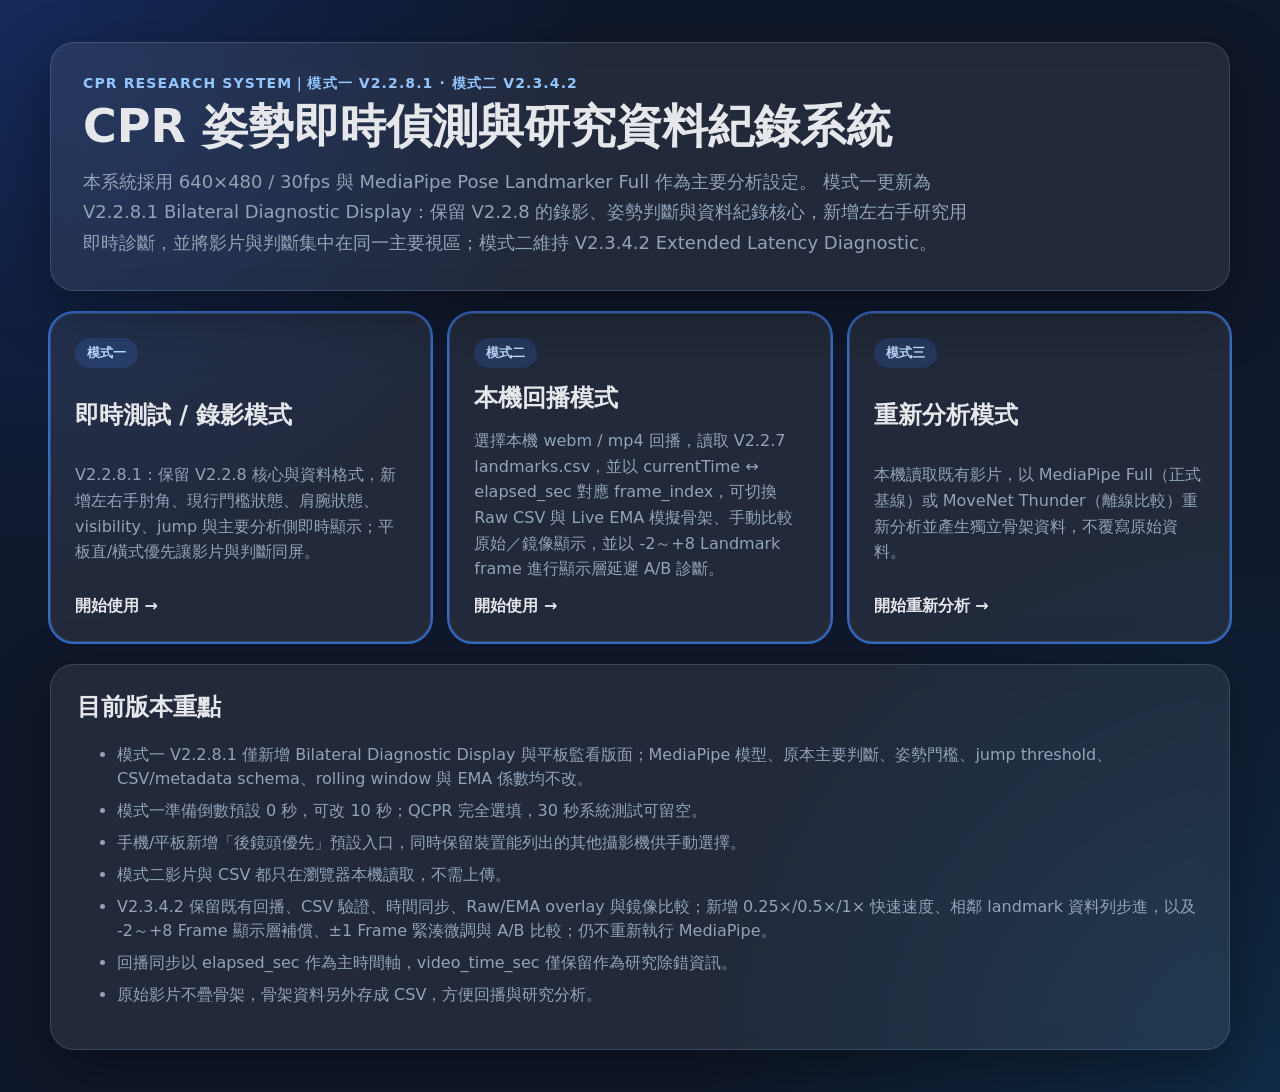
<file: index.html>
<!doctype html>
<html lang="zh-Hant">
<head>
  <meta charset="utf-8" />
  <meta name="viewport" content="width=device-width, initial-scale=1" />
  <title>CPR Research System｜模式一 V2.2.8.1 / 模式二 V2.3.4.2</title>
  <link rel="stylesheet" href="style.css?v=20260829-v2281" />
</head>
<body>
  <main class="home-shell">
    <section class="hero-card">
      <p class="eyebrow">CPR Research System｜模式一 V2.2.8.1 · 模式二 V2.3.4.2</p>
      <h1>CPR 姿勢即時偵測與研究資料紀錄系統</h1>
      <p class="hero-text">
        本系統採用 640×480 / 30fps 與 MediaPipe Pose Landmarker Full 作為主要分析設定。
        模式一更新為 V2.2.8.1 Bilateral Diagnostic Display：保留 V2.2.8 的錄影、姿勢判斷與資料紀錄核心，新增左右手研究用即時診斷，並將影片與判斷集中在同一主要視區；模式二維持 V2.3.4.2 Extended Latency Diagnostic。
      </p>
    </section>

    <section class="mode-grid" aria-label="系統模式選擇">
      <a class="mode-card active" href="live.html">
        <span class="mode-badge">模式一</span>
        <h2>即時測試 / 錄影模式</h2>
        <p>V2.2.8.1：保留 V2.2.8 核心與資料格式，新增左右手肘角、現行門檻狀態、肩腕狀態、visibility、jump 與主要分析側即時顯示；平板直/橫式優先讓影片與判斷同屏。</p>
        <strong>開始使用 →</strong>
      </a>

      <a class="mode-card active" href="replay.html">
        <span class="mode-badge">模式二</span>
        <h2>本機回播模式</h2>
        <p>選擇本機 webm / mp4 回播，讀取 V2.2.7 landmarks.csv，並以 currentTime ↔ elapsed_sec 對應 frame_index，可切換 Raw CSV 與 Live EMA 模擬骨架、手動比較原始／鏡像顯示，並以 -2～+8 Landmark frame 進行顯示層延遲 A/B 診斷。</p>
        <strong>開始使用 →</strong>
      </a>

      <a class="mode-card active" href="analyze.html">
        <span class="mode-badge">模式三</span>
        <h2>重新分析模式</h2>
        <p>本機讀取既有影片，以 MediaPipe Full（正式基線）或 MoveNet Thunder（離線比較）重新分析並產生獨立骨架資料，不覆寫原始資料。</p>
        <strong>開始重新分析 →</strong>
      </a>
    </section>

    <section class="note-card">
      <h2>目前版本重點</h2>
      <ul>
        <li>模式一 V2.2.8.1 僅新增 Bilateral Diagnostic Display 與平板監看版面；MediaPipe 模型、原本主要判斷、姿勢門檻、jump threshold、CSV/metadata schema、rolling window 與 EMA 係數均不改。</li>
        <li>模式一準備倒數預設 0 秒，可改 10 秒；QCPR 完全選填，30 秒系統測試可留空。</li>
        <li>手機/平板新增「後鏡頭優先」預設入口，同時保留裝置能列出的其他攝影機供手動選擇。</li>
        <li>模式二影片與 CSV 都只在瀏覽器本機讀取，不需上傳。</li>
        <li>V2.3.4.2 保留既有回播、CSV 驗證、時間同步、Raw/EMA overlay 與鏡像比較；新增 0.25×/0.5×/1× 快速速度、相鄰 landmark 資料列步進，以及 -2～+8 Frame 顯示層補償、±1 Frame 緊湊微調與 A/B 比較；仍不重新執行 MediaPipe。</li>
        <li>回播同步以 elapsed_sec 作為主時間軸，video_time_sec 僅保留作為研究除錯資訊。</li>
        <li>原始影片不疊骨架，骨架資料另外存成 CSV，方便回播與研究分析。</li>
      </ul>
    </section>
  </main>
</body>
</html>
</file>
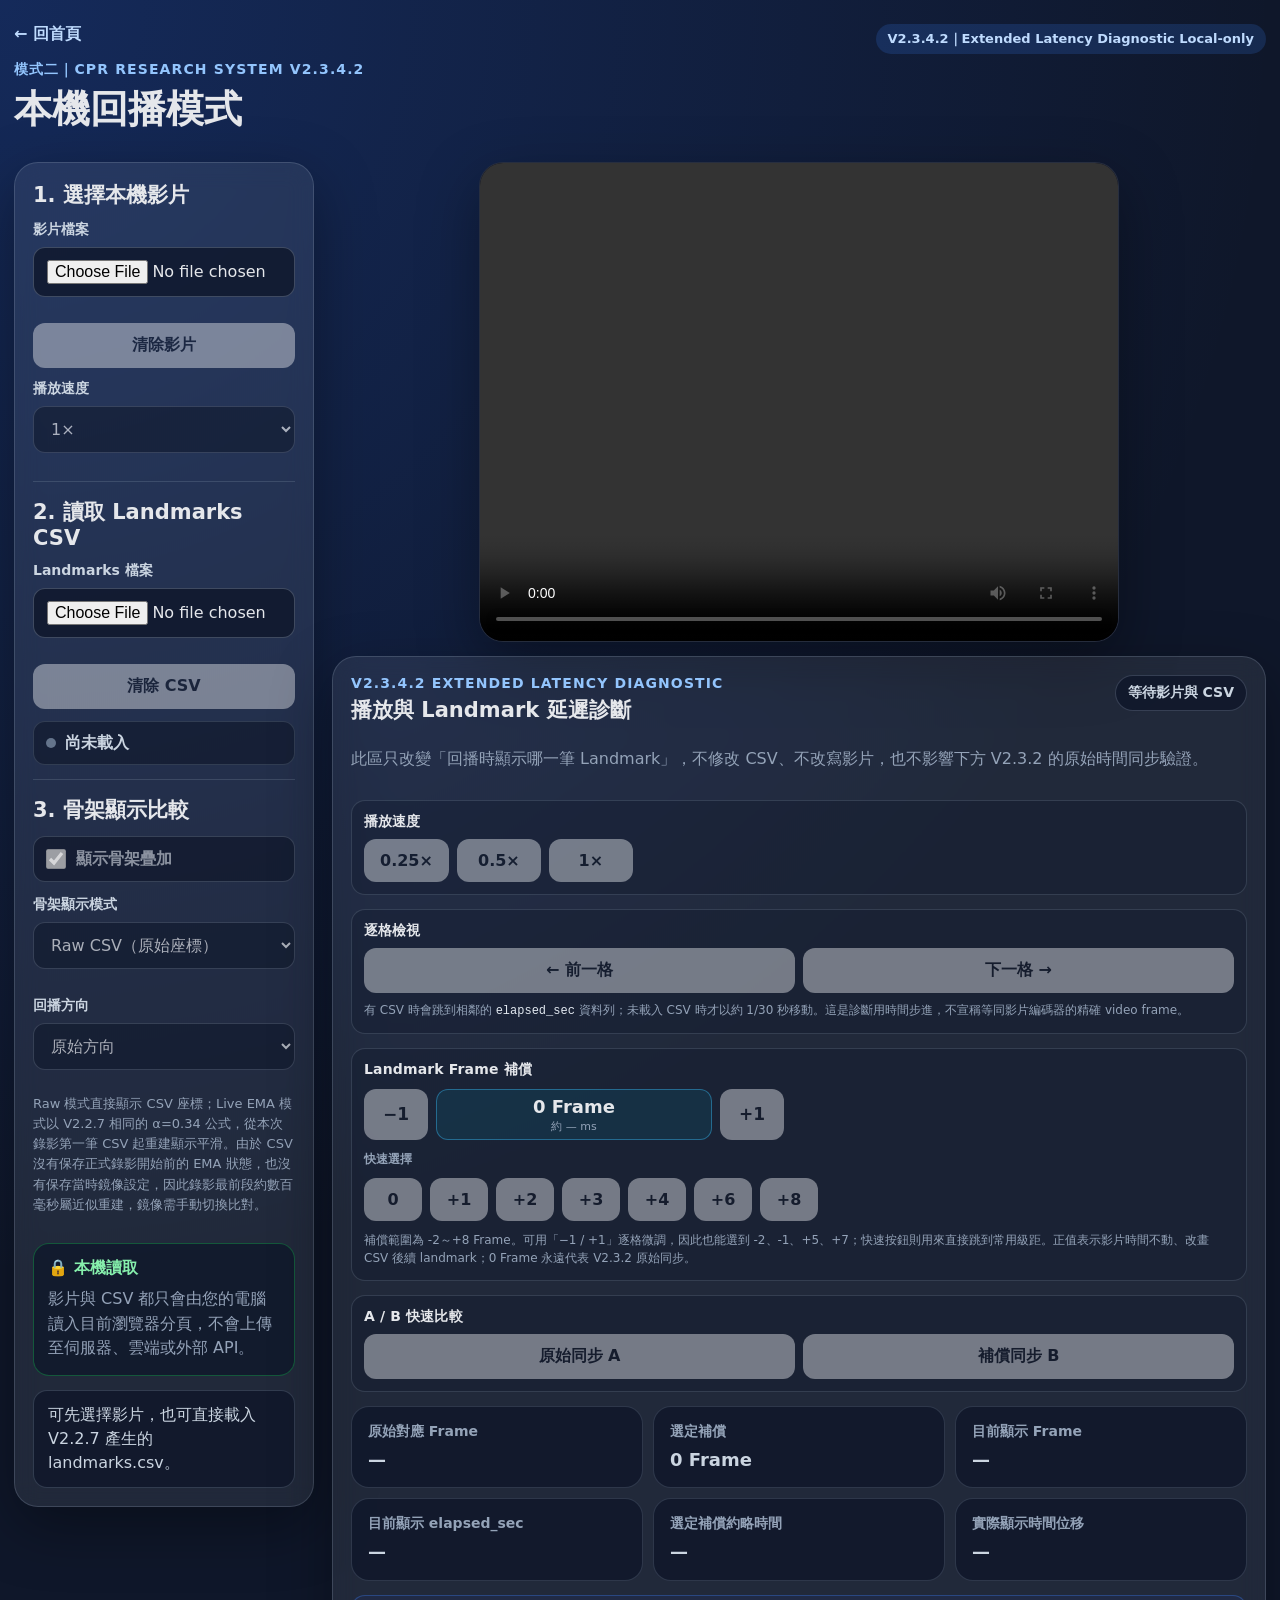
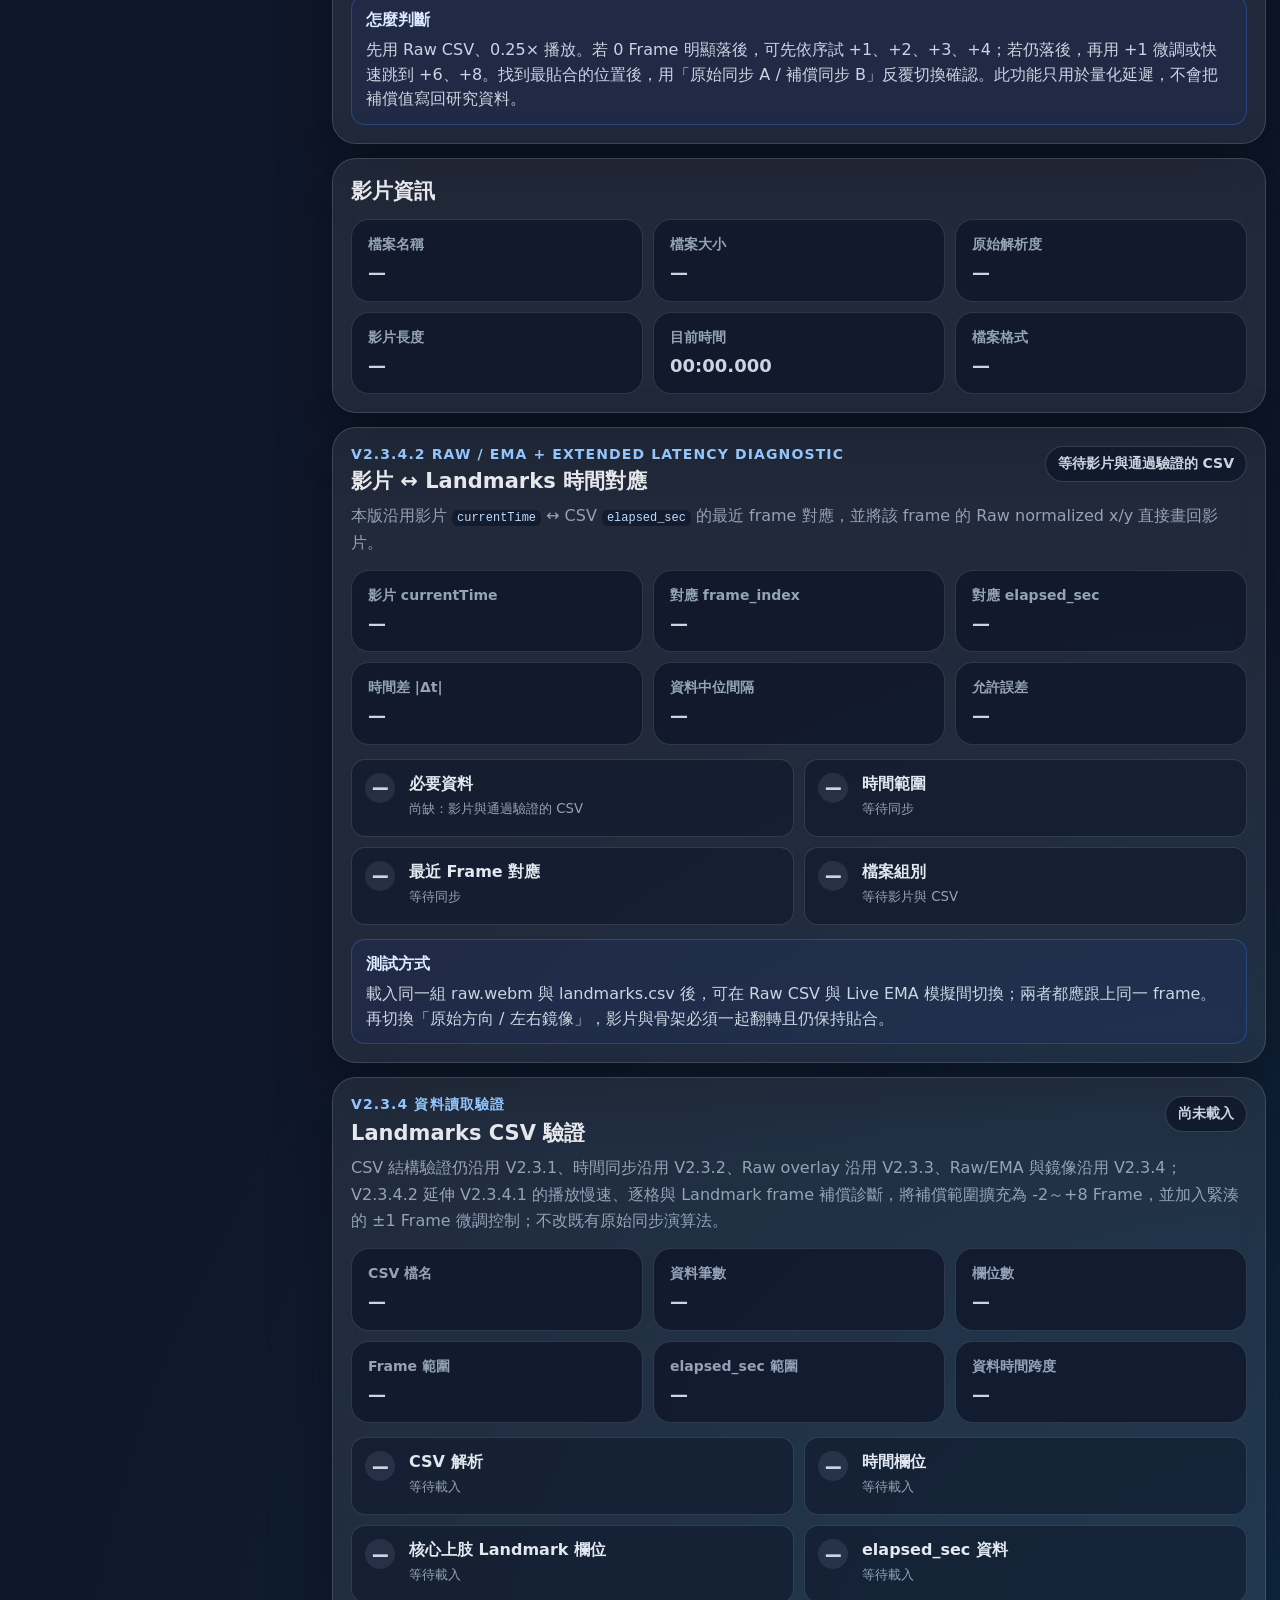
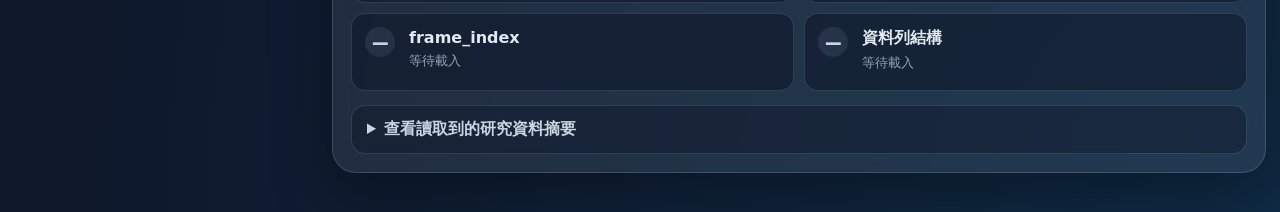
<file: replay.html>
<!doctype html>
<html lang="zh-Hant">
<head>
  <meta charset="utf-8" />
  <meta name="viewport" content="width=device-width, initial-scale=1" />
  <title>本機回播模式｜CPR Research System V2.3.4.2</title>
  <link rel="stylesheet" href="style.css?v=20260829-v2342" />
</head>
<body>
  <main class="app-shell replay-shell">
    <header class="topbar">
      <div>
        <a class="back-link" href="index.html">← 回首頁</a>
        <p class="eyebrow">模式二｜CPR Research System V2.3.4.2</p>
        <h1>本機回播模式</h1>
      </div>
      <div class="version-pill">V2.3.4.2｜Extended Latency Diagnostic Local-only</div>
    </header>

    <section class="replay-layout">
      <aside class="panel replay-control-panel">
        <section class="replay-input-section">
          <h2>1. 選擇本機影片</h2>

          <label class="field">
            <span>影片檔案</span>
            <input id="videoFileInput" type="file" accept="video/webm,video/mp4,.webm,.mp4" />
          </label>

          <div class="control-row replay-button-row">
            <button id="clearVideoBtn" class="secondary-btn" type="button" disabled>清除影片</button>
          </div>

          <label class="field">
            <span>播放速度</span>
            <select id="playbackRateSelect" disabled>
              <option value="0.25">0.25×</option>
              <option value="0.5">0.5×</option>
              <option value="0.75">0.75×</option>
              <option value="1" selected>1×</option>
              <option value="1.25">1.25×</option>
              <option value="1.5">1.5×</option>
              <option value="2">2×</option>
            </select>
          </label>
        </section>

        <section class="replay-input-section replay-landmark-input-section">
          <h2>2. 讀取 Landmarks CSV</h2>

          <label class="field">
            <span>Landmarks 檔案</span>
            <input id="landmarksFileInput" type="file" accept="text/csv,.csv" />
          </label>

          <div class="control-row replay-button-row">
            <button id="clearLandmarksBtn" class="secondary-btn" type="button" disabled>清除 CSV</button>
          </div>

          <div class="csv-mini-status" id="csvMiniStatus" data-state="idle">
            <span class="csv-status-dot" aria-hidden="true"></span>
            <strong id="csvMiniStatusText">尚未載入 CSV</strong>
          </div>
        </section>

        <section class="replay-input-section replay-skeleton-input-section">
          <h2>3. 骨架顯示比較</h2>
          <label class="replay-toggle-row" for="showSkeletonToggle">
            <input id="showSkeletonToggle" type="checkbox" checked disabled />
            <span>顯示骨架疊加</span>
          </label>

          <label class="field">
            <span>骨架顯示模式</span>
            <select id="skeletonDisplayMode" disabled>
              <option value="raw">Raw CSV（原始座標）</option>
              <option value="ema">Live EMA 模擬（α = 0.34）</option>
            </select>
          </label>

          <label class="field">
            <span>回播方向</span>
            <select id="replayMirrorSelect" disabled>
              <option value="off">原始方向</option>
              <option value="on">左右鏡像（模擬現場顯示）</option>
            </select>
          </label>

          <p class="replay-helper-text">Raw 模式直接顯示 CSV 座標；Live EMA 模式以 V2.2.7 相同的 α=0.34 公式，從本次錄影第一筆 CSV 起重建顯示平滑。由於 CSV 沒有保存正式錄影開始前的 EMA 狀態，也沒有保存當時鏡像設定，因此錄影最前段約數百毫秒屬近似重建，鏡像需手動切換比對。</p>
        </section>

        <div class="info-box local-only-box">
          <strong>🔒 本機讀取</strong>
          <p>影片與 CSV 都只會由您的電腦讀入目前瀏覽器分頁，不會上傳至伺服器、雲端或外部 API。</p>
        </div>

        <div class="status-line" id="replayMessage" role="status" aria-live="polite">
          可先選擇影片，也可直接載入 V2.2.7 產生的 landmarks.csv。
        </div>
      </aside>

      <section class="replay-main-column">
        <div class="replay-video-stage" aria-label="本機影片回播區">
          <div class="video-card replay-video-card" id="replayVideoCard">
            <video id="replayVideo" controls playsinline preload="metadata"></video>
            <canvas id="replaySkeletonCanvas" class="replay-skeleton-canvas" aria-hidden="true"></canvas>
            <div class="replay-skeleton-badge" id="replaySkeletonBadge" data-state="idle" hidden>等待影片與 CSV</div>
            <div class="replay-empty-state" id="replayEmptyState">
              <strong>尚未載入影片</strong>
              <span>選擇本機 webm 或 mp4 後，即可在此回播。</span>
            </div>
          </div>
        </div>

        <section class="panel replay-info-panel replay-latency-panel" aria-label="播放與延遲診斷">
          <div class="validation-heading-row">
            <div>
              <p class="eyebrow">V2.3.4.2 Extended Latency Diagnostic</p>
              <h2>播放與 Landmark 延遲診斷</h2>
            </div>
            <div class="validation-badge" id="latencyDiagnosticBadge" data-state="idle">等待影片與 CSV</div>
          </div>

          <p class="validation-explain">
            此區只改變「回播時顯示哪一筆 Landmark」，不修改 CSV、不改寫影片，也不影響下方 V2.3.2 的原始時間同步驗證。
          </p>

          <div class="latency-control-block">
            <div class="latency-control-label">播放速度</div>
            <div class="latency-button-row" aria-label="快速播放速度">
              <button class="secondary-btn latency-rate-btn" type="button" data-latency-rate="0.25" disabled>0.25×</button>
              <button class="secondary-btn latency-rate-btn" type="button" data-latency-rate="0.5" disabled>0.5×</button>
              <button class="secondary-btn latency-rate-btn" type="button" data-latency-rate="1" disabled>1×</button>
            </div>
          </div>

          <div class="latency-control-block">
            <div class="latency-control-label">逐格檢視</div>
            <div class="latency-button-row latency-step-row">
              <button id="latencyStepBackBtn" class="secondary-btn" type="button" disabled>← 前一格</button>
              <button id="latencyStepForwardBtn" class="secondary-btn" type="button" disabled>下一格 →</button>
            </div>
            <p class="latency-mini-note">有 CSV 時會跳到相鄰的 <code>elapsed_sec</code> 資料列；未載入 CSV 時才以約 1/30 秒移動。這是診斷用時間步進，不宣稱等同影片編碼器的精確 video frame。</p>
          </div>

          <div class="latency-control-block latency-offset-control-block">
            <div class="latency-control-label">Landmark Frame 補償</div>

            <div class="latency-offset-stepper" aria-label="Landmark frame 微調">
              <button id="latencyOffsetDecreaseBtn" class="secondary-btn latency-offset-step-btn" type="button" disabled aria-label="減少一個 Landmark Frame">−1</button>
              <div class="latency-offset-current" aria-live="polite">
                <strong id="latencyOffsetCurrentValue">0 Frame</strong>
                <span id="latencyOffsetCurrentMs">約 0 ms</span>
              </div>
              <button id="latencyOffsetIncreaseBtn" class="secondary-btn latency-offset-step-btn" type="button" disabled aria-label="增加一個 Landmark Frame">+1</button>
            </div>

            <div class="latency-quick-label">快速選擇</div>
            <div class="latency-button-row latency-offset-row" aria-label="Landmark frame 快速補償">
              <button class="secondary-btn latency-offset-btn" type="button" data-latency-offset="0" disabled>0</button>
              <button class="secondary-btn latency-offset-btn" type="button" data-latency-offset="1" disabled>+1</button>
              <button class="secondary-btn latency-offset-btn" type="button" data-latency-offset="2" disabled>+2</button>
              <button class="secondary-btn latency-offset-btn" type="button" data-latency-offset="3" disabled>+3</button>
              <button class="secondary-btn latency-offset-btn" type="button" data-latency-offset="4" disabled>+4</button>
              <button class="secondary-btn latency-offset-btn" type="button" data-latency-offset="6" disabled>+6</button>
              <button class="secondary-btn latency-offset-btn" type="button" data-latency-offset="8" disabled>+8</button>
            </div>
            <p class="latency-mini-note">補償範圍為 -2～+8 Frame。可用「−1 / +1」逐格微調，因此也能選到 -2、-1、+5、+7；快速按鈕則用來直接跳到常用級距。正值表示影片時間不動、改畫 CSV 後續 landmark；0 Frame 永遠代表 V2.3.2 原始同步。</p>
          </div>

          <div class="latency-control-block">
            <div class="latency-control-label">A / B 快速比較</div>
            <div class="latency-button-row latency-ab-row">
              <button id="latencyOriginalBtn" class="secondary-btn" type="button" disabled>原始同步 A</button>
              <button id="latencyCompensatedBtn" class="secondary-btn" type="button" disabled>補償同步 B</button>
            </div>
          </div>

          <div class="latency-info-grid">
            <div class="metric-card muted">
              <span>原始對應 Frame</span>
              <strong id="latencyBaseFrameValue">—</strong>
            </div>
            <div class="metric-card muted">
              <span>選定補償</span>
              <strong id="latencySelectedOffsetValue">0 Frame</strong>
            </div>
            <div class="metric-card muted">
              <span>目前顯示 Frame</span>
              <strong id="latencyDisplayedFrameValue">—</strong>
            </div>
            <div class="metric-card muted">
              <span>目前顯示 elapsed_sec</span>
              <strong id="latencyDisplayedElapsedValue">—</strong>
            </div>
            <div class="metric-card muted">
              <span>選定補償約略時間</span>
              <strong id="latencyApproxMsValue">0 ms</strong>
            </div>
            <div class="metric-card muted">
              <span>實際顯示時間位移</span>
              <strong id="latencyActualShiftValue">—</strong>
            </div>
          </div>

          <div class="sync-guidance-box latency-guidance-box">
            <strong>怎麼判斷</strong>
            <span>先用 Raw CSV、0.25× 播放。若 0 Frame 明顯落後，可先依序試 +1、+2、+3、+4；若仍落後，再用 +1 微調或快速跳到 +6、+8。找到最貼合的位置後，用「原始同步 A / 補償同步 B」反覆切換確認。此功能只用於量化延遲，不會把補償值寫回研究資料。</span>
          </div>
        </section>

        <section class="panel replay-info-panel" aria-label="影片資訊">
          <h2>影片資訊</h2>
          <div class="replay-info-grid">
            <div class="metric-card muted">
              <span>檔案名稱</span>
              <strong id="fileNameValue">—</strong>
            </div>
            <div class="metric-card muted">
              <span>檔案大小</span>
              <strong id="fileSizeValue">—</strong>
            </div>
            <div class="metric-card muted">
              <span>原始解析度</span>
              <strong id="resolutionValue">—</strong>
            </div>
            <div class="metric-card muted">
              <span>影片長度</span>
              <strong id="durationValue">—</strong>
            </div>
            <div class="metric-card muted">
              <span>目前時間</span>
              <strong id="currentTimeValue">00:00.000</strong>
            </div>
            <div class="metric-card muted">
              <span>檔案格式</span>
              <strong id="fileTypeValue">—</strong>
            </div>
          </div>
        </section>

        <section class="panel replay-info-panel sync-validation-panel" aria-label="影片與 Landmarks 時間同步驗證">
          <div class="validation-heading-row">
            <div>
              <p class="eyebrow">V2.3.4.2 Raw / EMA + Extended Latency Diagnostic</p>
              <h2>影片 ↔ Landmarks 時間對應</h2>
            </div>
            <div class="validation-badge" id="syncValidationBadge" data-state="idle">等待影片與 CSV</div>
          </div>

          <p class="validation-explain">
            本版沿用影片 <code>currentTime</code> ↔ CSV <code>elapsed_sec</code> 的最近 frame 對應，並將該 frame 的 Raw normalized x/y 直接畫回影片。
          </p>

          <div class="sync-info-grid">
            <div class="metric-card muted">
              <span>影片 currentTime</span>
              <strong id="syncVideoTimeValue">—</strong>
            </div>
            <div class="metric-card muted">
              <span>對應 frame_index</span>
              <strong id="syncFrameValue">—</strong>
            </div>
            <div class="metric-card muted">
              <span>對應 elapsed_sec</span>
              <strong id="syncElapsedValue">—</strong>
            </div>
            <div class="metric-card muted">
              <span>時間差 |Δt|</span>
              <strong id="syncDeltaValue">—</strong>
            </div>
            <div class="metric-card muted">
              <span>資料中位間隔</span>
              <strong id="syncIntervalValue">—</strong>
            </div>
            <div class="metric-card muted">
              <span>允許誤差</span>
              <strong id="syncToleranceValue">—</strong>
            </div>
          </div>

          <div class="validation-checks sync-checks" aria-label="時間同步驗證項目">
            <div class="validation-check" id="checkSyncData">
              <span class="validation-icon">—</span>
              <div><strong>必要資料</strong><small id="checkSyncDataText">等待影片與通過驗證的 CSV</small></div>
            </div>
            <div class="validation-check" id="checkSyncRange">
              <span class="validation-icon">—</span>
              <div><strong>時間範圍</strong><small id="checkSyncRangeText">等待同步</small></div>
            </div>
            <div class="validation-check" id="checkSyncMatch">
              <span class="validation-icon">—</span>
              <div><strong>最近 Frame 對應</strong><small id="checkSyncMatchText">等待同步</small></div>
            </div>
            <div class="validation-check" id="checkFilePair">
              <span class="validation-icon">—</span>
              <div><strong>檔案組別</strong><small id="checkFilePairText">等待影片與 CSV</small></div>
            </div>
          </div>

          <div class="sync-guidance-box">
            <strong>測試方式</strong>
            <span>載入同一組 raw.webm 與 landmarks.csv 後，可在 Raw CSV 與 Live EMA 模擬間切換；兩者都應跟上同一 frame。再切換「原始方向 / 左右鏡像」，影片與骨架必須一起翻轉且仍保持貼合。</span>
          </div>
        </section>

        <section class="panel replay-info-panel landmark-validation-panel" aria-label="Landmarks CSV 驗證">
          <div class="validation-heading-row">
            <div>
              <p class="eyebrow">V2.3.4 資料讀取驗證</p>
              <h2>Landmarks CSV 驗證</h2>
            </div>
            <div class="validation-badge" id="landmarkValidationBadge" data-state="idle">尚未載入</div>
          </div>

          <p class="validation-explain">
            CSV 結構驗證仍沿用 V2.3.1、時間同步沿用 V2.3.2、Raw overlay 沿用 V2.3.3、Raw/EMA 與鏡像沿用 V2.3.4；V2.3.4.2 延伸 V2.3.4.1 的播放慢速、逐格與 Landmark frame 補償診斷，將補償範圍擴充為 -2～+8 Frame，並加入緊湊的 ±1 Frame 微調控制；不改既有原始同步演算法。
          </p>

          <div class="landmark-info-grid">
            <div class="metric-card muted">
              <span>CSV 檔名</span>
              <strong id="landmarkFileNameValue">—</strong>
            </div>
            <div class="metric-card muted">
              <span>資料筆數</span>
              <strong id="landmarkRowCountValue">—</strong>
            </div>
            <div class="metric-card muted">
              <span>欄位數</span>
              <strong id="landmarkColumnCountValue">—</strong>
            </div>
            <div class="metric-card muted">
              <span>Frame 範圍</span>
              <strong id="landmarkFrameRangeValue">—</strong>
            </div>
            <div class="metric-card muted">
              <span>elapsed_sec 範圍</span>
              <strong id="landmarkElapsedRangeValue">—</strong>
            </div>
            <div class="metric-card muted">
              <span>資料時間跨度</span>
              <strong id="landmarkElapsedSpanValue">—</strong>
            </div>
          </div>

          <div class="validation-checks" aria-label="CSV 驗證項目">
            <div class="validation-check" id="checkParse">
              <span class="validation-icon">—</span>
              <div><strong>CSV 解析</strong><small id="checkParseText">等待載入</small></div>
            </div>
            <div class="validation-check" id="checkTimeColumns">
              <span class="validation-icon">—</span>
              <div><strong>時間欄位</strong><small id="checkTimeColumnsText">等待載入</small></div>
            </div>
            <div class="validation-check" id="checkCoreLandmarks">
              <span class="validation-icon">—</span>
              <div><strong>核心上肢 Landmark 欄位</strong><small id="checkCoreLandmarksText">等待載入</small></div>
            </div>
            <div class="validation-check" id="checkElapsedData">
              <span class="validation-icon">—</span>
              <div><strong>elapsed_sec 資料</strong><small id="checkElapsedDataText">等待載入</small></div>
            </div>
            <div class="validation-check" id="checkFrameIndex">
              <span class="validation-icon">—</span>
              <div><strong>frame_index</strong><small id="checkFrameIndexText">等待載入</small></div>
            </div>
            <div class="validation-check" id="checkRowShape">
              <span class="validation-icon">—</span>
              <div><strong>資料列結構</strong><small id="checkRowShapeText">等待載入</small></div>
            </div>
          </div>

          <details class="csv-detail-box">
            <summary>查看讀取到的研究資料摘要</summary>
            <dl class="csv-detail-grid">
              <div><dt>app_version</dt><dd id="csvAppVersionValue">—</dd></div>
              <div><dt>model_label</dt><dd id="csvModelValue">—</dd></div>
              <div><dt>actual resolution</dt><dd id="csvResolutionValue">—</dd></div>
              <div><dt>requested_fps</dt><dd id="csvRequestedFpsValue">—</dd></div>
              <div><dt>actual_frame_rate</dt><dd id="csvActualFpsValue">—</dd></div>
              <div><dt>pose_count &gt; 0</dt><dd id="csvPoseCountValue">—</dd></div>
              <div><dt>video_time_sec 起點</dt><dd id="csvVideoTimeStartValue">—</dd></div>
              <div><dt>video_time_sec 終點</dt><dd id="csvVideoTimeEndValue">—</dd></div>
            </dl>
          </details>
        </section>
      </section>
    </section>
  </main>

  <script src="replay.js?v=20260829-v2342" defer></script>
</body>
</html>
</file>
<file: style.css>
:root {
  --bg: #0f172a;
  --surface: #111827;
  --surface-2: #1f2937;
  --card: #ffffff;
  --text: #e5e7eb;
  --muted: #94a3b8;
  --line: rgba(148, 163, 184, 0.25);
  --primary: #2563eb;
  --primary-2: #1d4ed8;
  --danger: #dc2626;
  --danger-2: #b91c1c;
  --ok: #16a34a;
  --warn: #f59e0b;
  --bad: #dc2626;
  --shadow: 0 20px 60px rgba(0, 0, 0, 0.35);
  --video-aspect: 4 / 3;
}


* { box-sizing: border-box; }

body {
  margin: 0;
  min-height: 100vh;
  font-family: system-ui, -apple-system, BlinkMacSystemFont, "Segoe UI", sans-serif;
  background:
    radial-gradient(circle at top left, rgba(37, 99, 235, 0.25), transparent 35%),
    radial-gradient(circle at bottom right, rgba(14, 165, 233, 0.14), transparent 35%),
    var(--bg);
  color: var(--text);
}

a { color: inherit; text-decoration: none; }

button, input, select {
  font: inherit;
}

button {
  border: 0;
  border-radius: 12px;
  padding: 12px 16px;
  cursor: pointer;
  font-weight: 800;
  transition: transform 0.15s ease, opacity 0.15s ease, background 0.15s ease;
}

button:hover:not(:disabled) { transform: translateY(-1px); }
button:disabled { opacity: 0.45; cursor: not-allowed; }

.primary-btn, .primary-link {
  background: var(--primary);
  color: #fff;
}
.primary-btn:hover:not(:disabled), .primary-link:hover { background: var(--primary-2); }

.secondary-btn {
  background: #e5e7eb;
  color: #111827;
}

.danger-btn {
  background: var(--danger);
  color: #fff;
}
.danger-btn:hover:not(:disabled) { background: var(--danger-2); }

.home-shell, .placeholder-shell {
  width: min(1180px, calc(100% - 32px));
  margin: 0 auto;
  padding: 42px 0;
}

.hero-card, .note-card, .panel {
  background: rgba(255, 255, 255, 0.08);
  border: 1px solid var(--line);
  border-radius: 24px;
  box-shadow: var(--shadow);
  backdrop-filter: blur(12px);
}

.hero-card {
  padding: 32px;
}

.hero-card h1, .topbar h1 {
  margin: 8px 0 14px;
  font-size: clamp(30px, 4vw, 46px);
  line-height: 1.12;
}

.eyebrow {
  margin: 0;
  color: #93c5fd;
  font-size: 14px;
  font-weight: 900;
  letter-spacing: 0.08em;
  text-transform: uppercase;
}

.hero-text {
  max-width: 900px;
  margin: 0;
  color: var(--muted);
  font-size: 18px;
  line-height: 1.7;
}

.mode-grid {
  display: grid;
  grid-template-columns: repeat(3, 1fr);
  gap: 18px;
  margin: 22px 0;
}

.mode-card {
  display: flex;
  min-height: 260px;
  flex-direction: column;
  gap: 14px;
  justify-content: space-between;
  padding: 24px;
  background: rgba(255, 255, 255, 0.08);
  border: 1px solid var(--line);
  border-radius: 24px;
}

.mode-card.active { outline: 2px solid rgba(59, 130, 246, 0.8); }
.mode-card.disabled { opacity: 0.72; }
.mode-card h2 { margin: 0; font-size: 24px; }
.mode-card p { margin: 0; color: var(--muted); line-height: 1.6; }

.mode-badge, .version-pill {
  width: fit-content;
  border-radius: 999px;
  padding: 6px 12px;
  background: rgba(59, 130, 246, 0.18);
  color: #bfdbfe;
  font-weight: 900;
  font-size: 13px;
}

.note-card {
  padding: 26px;
}
.note-card h2 { margin-top: 0; }
.note-card li { margin: 8px 0; color: var(--muted); line-height: 1.5; }

.back-link {
  display: inline-block;
  margin-bottom: 16px;
  color: #bfdbfe;
  font-weight: 800;
}

.primary-link {
  display: inline-block;
  width: fit-content;
  margin-top: 20px;
  border-radius: 12px;
  padding: 12px 16px;
  font-weight: 900;
}

.app-shell {
  width: min(1680px, calc(100% - 28px));
  margin: 0 auto;
  padding: 24px 0 40px;
}

.topbar {
  display: flex;
  align-items: flex-start;
  justify-content: space-between;
  gap: 18px;
  margin-bottom: 18px;
}
.topbar h1 { font-size: clamp(28px, 3vw, 42px); }

.live-layout {
  display: grid;
  grid-template-columns: minmax(250px, 310px) minmax(520px, 1fr) minmax(300px, 380px);
  gap: 18px;
  align-items: start;
}

.panel {
  padding: 18px;
}
.panel h2 {
  margin: 0 0 16px;
  font-size: 21px;
}

.field {
  display: grid;
  gap: 8px;
  margin-bottom: 14px;
}
.field span {
  color: #cbd5e1;
  font-size: 14px;
  font-weight: 800;
}
input, select {
  width: 100%;
  border: 1px solid rgba(148, 163, 184, 0.35);
  border-radius: 12px;
  padding: 12px 13px;
  background: rgba(15, 23, 42, 0.78);
  color: var(--text);
  outline: none;
}
input:focus, select:focus {
  border-color: #60a5fa;
  box-shadow: 0 0 0 3px rgba(37, 99, 235, 0.25);
}

.info-box {
  margin-top: 14px;
  border-radius: 16px;
  padding: 14px;
  background: rgba(15, 23, 42, 0.72);
  border: 1px solid rgba(148, 163, 184, 0.22);
}
.info-box p { margin: 8px 0 0; color: var(--muted); line-height: 1.55; }
.info-box.compact { font-size: 14px; }

.video-column {
  display: grid;
  gap: 14px;
  position: sticky;
  top: 14px;
}

.operation-panel {
  display: grid;
  gap: 14px;
  position: sticky;
  top: 14px;
}
.operation-panel h2 { margin-bottom: 0; }

.video-card {
  position: relative;
  width: 100%;
  aspect-ratio: var(--video-aspect, 4 / 3);
  overflow: hidden;
  border-radius: 24px;
  background: #020617;
  border: 1px solid var(--line);
  box-shadow: var(--shadow);
}
.video-card video,
.video-card canvas {
  position: absolute;
  inset: 0;
  width: 100%;
  height: 100%;
  object-fit: contain;
}
.video-card video { display: none; }
.video-card.video-landscape { --video-aspect: 4 / 3; }
.video-card.video-portrait {
  --video-aspect: 3 / 4;
  width: min(100%, 440px);
  margin-inline: auto;
}

.video-overlay {
  position: absolute;
  z-index: 5;
  border-radius: 12px;
  padding: 8px 12px;
  background: rgba(2, 6, 23, 0.72);
  color: #fff;
  font-weight: 900;
  letter-spacing: 0.02em;
}
.top-left { top: 12px; left: 12px; }
.top-right { top: 12px; right: 12px; font-size: 28px; }
.bottom-left { bottom: 12px; left: 12px; color: #bfdbfe; }

.control-row {
  display: grid;
  grid-template-columns: 1fr 1fr;
  gap: 10px;
}

.status-line {
  border-radius: 14px;
  padding: 12px 14px;
  background: rgba(15, 23, 42, 0.78);
  border: 1px solid var(--line);
  color: #cbd5e1;
  line-height: 1.5;
}

.status-panel { display: grid; gap: 12px; }
.status-panel h2 { margin-bottom: 4px; }
.inline-status-panel {
  display: grid;
  grid-template-columns: 1fr 1fr;
  gap: 10px;
  align-items: stretch;
}
.inline-status-panel h2, .inline-status-panel .info-box { grid-column: 1 / -1; }

.metric-card {
  border-radius: 18px;
  padding: 16px;
  background: rgba(15, 23, 42, 0.78);
  border: 1px solid rgba(148, 163, 184, 0.22);
}
.metric-card span {
  display: block;
  color: var(--muted);
  font-size: 14px;
  font-weight: 800;
  margin-bottom: 8px;
}
.metric-card strong {
  display: block;
  font-size: 25px;
  line-height: 1.25;
}
.metric-card.ok { border-color: rgba(22, 163, 74, 0.6); }
.metric-card.ok strong { color: #86efac; }
.metric-card.warn { border-color: rgba(245, 158, 11, 0.75); }
.metric-card.warn strong { color: #fcd34d; }
.metric-card.bad { border-color: rgba(220, 38, 38, 0.7); }
.metric-card.bad strong { color: #fca5a5; }
.metric-card.muted strong { color: #cbd5e1; font-size: 18px; }

.download-panel h2 { margin-bottom: 12px; }
.download-grid {
  display: grid;
  grid-template-columns: 1fr;
  gap: 10px;
}
.download-grid button { min-height: 52px; }

@media (max-width: 1180px) {
  .mode-grid { grid-template-columns: 1fr; }
  .live-layout {
    grid-template-columns: 1fr;
  }
  .settings-panel { order: 3; }
  .video-column { order: 1; position: static; }
  .operation-panel { order: 2; position: static; }
  .inline-status-panel { grid-template-columns: repeat(3, minmax(0, 1fr)); }
  .inline-status-panel .metric-card.muted { grid-column: span 2; }
  .download-grid { grid-template-columns: repeat(2, 1fr); }
}

@media (max-width: 720px) {
  .home-shell, .placeholder-shell, .app-shell { width: min(100% - 18px, 100%); padding-top: 14px; }
  .hero-card, .note-card, .panel { border-radius: 18px; padding: 16px; }
  .topbar { display: block; }
  .version-pill { margin-top: 10px; }
  .control-row { grid-template-columns: 1fr 1fr; gap: 8px; }
  .control-row button { min-height: 50px; padding: 10px 8px; font-size: 15px; }
  .download-grid { grid-template-columns: 1fr; }
  .video-card { border-radius: 18px; }
  .video-card.video-portrait { width: min(100%, calc(43vh * 0.75)); }
  .video-card.video-landscape { width: min(100%, calc(43vh * 1.333)); margin-inline: auto; }
  .video-overlay { font-size: 16px; padding: 7px 10px; }
  .top-right { font-size: 22px; }
  .inline-status-panel { gap: 8px; padding: 12px; }
  .inline-status-panel h2 { font-size: 18px; margin: 0; }
  .metric-card { padding: 12px; border-radius: 14px; }
  .metric-card span { font-size: 12px; margin-bottom: 4px; }
  .metric-card strong { font-size: 17px; }
  .metric-card.muted strong { font-size: 14px; }
}


/* V2.2.7: 現場測試版版面修正 */
.download-panel {
  border-top: 1px solid rgba(148, 163, 184, 0.18);
  padding-top: 4px;
}
.download-panel h2 { font-size: 18px; margin: 0 0 10px; }
@media (min-width: 1181px) {
  .video-card { min-height: 0; }
  .settings-panel, .operation-panel, .video-column { max-height: calc(100vh - 28px); }
  .settings-panel, .operation-panel { overflow: auto; }
}
@media (max-width: 720px) {
  .app-shell { padding-bottom: 20px; }
  .topbar h1 { font-size: 24px; margin-bottom: 6px; }
  .back-link { margin-bottom: 8px; }
  .eyebrow { font-size: 12px; }
  .operation-panel { padding: 12px; gap: 10px; }
  .operation-panel > h2 { font-size: 18px; }
  .inline-status-panel { grid-template-columns: repeat(2, minmax(0, 1fr)); }
  .inline-status-panel .metric-card.muted { grid-column: 1 / -1; }
  .monitor-hint { display: none; }
  .status-line { font-size: 14px; padding: 10px; }
}


/* V2.2.7: keep V2.2.3 camera flow, refine display and mobile operation order */
#sideCard strong { font-size: 22px; }
@media (max-width: 720px) {
  .operation-panel > h2 { order: 0; }
  .inline-status-panel { order: 1; }
  .control-row { order: 2; }
  .status-line { order: 3; }
  .monitor-hint { order: 4; }
  .download-panel { order: 5; }
}

/* V2.3.0: Mode 2 local-only video playback. Existing V2.2.7 live styles above are unchanged. */
.replay-layout {
  display: grid;
  grid-template-columns: minmax(280px, 340px) minmax(0, 1fr);
  gap: 18px;
  align-items: start;
}

.replay-control-panel,
.replay-main-column {
  display: grid;
  gap: 14px;
}

.replay-control-panel {
  position: sticky;
  top: 14px;
}

.replay-button-row {
  grid-template-columns: 1fr;
}

.local-only-box {
  border-color: rgba(22, 163, 74, 0.45);
}

.local-only-box strong {
  color: #86efac;
}

.replay-video-card {
  --video-aspect: 4 / 3;
  min-height: 260px;
}

.replay-video-card video {
  display: block;
  z-index: 2;
  background: #020617;
}

.replay-empty-state {
  position: absolute;
  inset: 0;
  z-index: 1;
  display: grid;
  place-content: center;
  gap: 8px;
  padding: 24px;
  text-align: center;
  color: var(--muted);
}

.replay-empty-state strong {
  color: var(--text);
  font-size: 22px;
}

.replay-empty-state[hidden] {
  display: none;
}

.replay-info-panel h2 {
  margin-bottom: 14px;
}

.replay-info-grid {
  display: grid;
  grid-template-columns: repeat(3, minmax(0, 1fr));
  gap: 10px;
}

.replay-info-grid .metric-card strong {
  overflow-wrap: anywhere;
}

.replay-message-ok {
  border-color: rgba(22, 163, 74, 0.55);
  color: #bbf7d0;
}

.replay-message-error {
  border-color: rgba(220, 38, 38, 0.65);
  color: #fecaca;
}

@media (max-width: 980px) {
  .replay-layout {
    grid-template-columns: 1fr;
  }
  .replay-control-panel {
    position: static;
  }
  .replay-info-grid {
    grid-template-columns: repeat(2, minmax(0, 1fr));
  }
}

@media (max-width: 560px) {
  .replay-info-grid {
    grid-template-columns: 1fr;
  }
  .replay-video-card {
    min-height: 210px;
  }
}

/* V2.3.1: Mode 2 local landmarks.csv read/validation only. */
.replay-input-section {
  display: grid;
  gap: 12px;
}

.replay-input-section + .replay-input-section {
  border-top: 1px solid rgba(148, 163, 184, 0.22);
  padding-top: 16px;
}

.replay-input-section h2 {
  margin: 0;
}

.csv-mini-status {
  display: flex;
  align-items: center;
  gap: 9px;
  min-height: 44px;
  padding: 10px 12px;
  border-radius: 12px;
  border: 1px solid rgba(148, 163, 184, 0.22);
  background: rgba(15, 23, 42, 0.62);
  color: #cbd5e1;
}

.csv-status-dot {
  width: 10px;
  height: 10px;
  flex: 0 0 10px;
  border-radius: 999px;
  background: #64748b;
}

.csv-mini-status[data-state="loading"] .csv-status-dot { background: #fbbf24; }
.csv-mini-status[data-state="pass"] .csv-status-dot { background: #22c55e; }
.csv-mini-status[data-state="fail"] .csv-status-dot { background: #ef4444; }
.csv-mini-status[data-state="pass"] { border-color: rgba(34, 197, 94, 0.52); color: #bbf7d0; }
.csv-mini-status[data-state="fail"] { border-color: rgba(239, 68, 68, 0.58); color: #fecaca; }

.validation-heading-row {
  display: flex;
  align-items: flex-start;
  justify-content: space-between;
  gap: 16px;
  margin-bottom: 8px;
}

.validation-heading-row h2 {
  margin: 0;
}

.validation-heading-row .eyebrow {
  margin: 0 0 5px;
}

.validation-badge {
  flex: 0 0 auto;
  padding: 8px 12px;
  border-radius: 999px;
  border: 1px solid rgba(148, 163, 184, 0.28);
  background: rgba(15, 23, 42, 0.78);
  color: #cbd5e1;
  font-size: 14px;
  font-weight: 900;
}

.validation-badge[data-state="loading"] { border-color: rgba(245, 158, 11, 0.65); color: #fde68a; }
.validation-badge[data-state="pass"] { border-color: rgba(34, 197, 94, 0.65); color: #86efac; }
.validation-badge[data-state="fail"] { border-color: rgba(239, 68, 68, 0.7); color: #fca5a5; }

.validation-explain {
  margin: 0 0 14px;
  color: var(--muted);
  line-height: 1.65;
}

.landmark-info-grid {
  display: grid;
  grid-template-columns: repeat(3, minmax(0, 1fr));
  gap: 10px;
  margin-bottom: 14px;
}

.landmark-info-grid .metric-card strong {
  overflow-wrap: anywhere;
}

.validation-checks {
  display: grid;
  grid-template-columns: repeat(2, minmax(0, 1fr));
  gap: 10px;
}

.validation-check {
  display: grid;
  grid-template-columns: 34px minmax(0, 1fr);
  gap: 10px;
  align-items: start;
  min-height: 78px;
  padding: 13px;
  border-radius: 14px;
  border: 1px solid rgba(148, 163, 184, 0.22);
  background: rgba(15, 23, 42, 0.58);
}

.validation-check .validation-icon {
  display: grid;
  place-items: center;
  width: 30px;
  height: 30px;
  border-radius: 999px;
  background: rgba(100, 116, 139, 0.22);
  color: #cbd5e1;
  font-weight: 1000;
}

.validation-check strong,
.validation-check small {
  display: block;
}

.validation-check strong {
  margin: 1px 0 5px;
  color: #e2e8f0;
}

.validation-check small {
  color: var(--muted);
  line-height: 1.4;
}

.validation-check[data-state="pass"] {
  border-color: rgba(34, 197, 94, 0.5);
}
.validation-check[data-state="pass"] .validation-icon {
  background: rgba(34, 197, 94, 0.16);
  color: #86efac;
}
.validation-check[data-state="fail"] {
  border-color: rgba(239, 68, 68, 0.6);
}
.validation-check[data-state="fail"] .validation-icon {
  background: rgba(239, 68, 68, 0.16);
  color: #fca5a5;
}

.csv-detail-box {
  margin-top: 14px;
  border: 1px solid rgba(148, 163, 184, 0.22);
  border-radius: 14px;
  background: rgba(15, 23, 42, 0.48);
  overflow: hidden;
}

.csv-detail-box summary {
  cursor: pointer;
  padding: 13px 15px;
  color: #cbd5e1;
  font-weight: 850;
}

.csv-detail-grid {
  display: grid;
  grid-template-columns: repeat(2, minmax(0, 1fr));
  gap: 0;
  margin: 0;
  border-top: 1px solid rgba(148, 163, 184, 0.18);
}

.csv-detail-grid > div {
  padding: 12px 15px;
  border-bottom: 1px solid rgba(148, 163, 184, 0.12);
}

.csv-detail-grid > div:nth-child(odd) {
  border-right: 1px solid rgba(148, 163, 184, 0.12);
}

.csv-detail-grid dt {
  color: var(--muted);
  font-size: 12px;
  font-weight: 800;
  margin-bottom: 4px;
}

.csv-detail-grid dd {
  margin: 0;
  color: #e2e8f0;
  font-weight: 850;
  overflow-wrap: anywhere;
}

@media (max-width: 760px) {
  .landmark-info-grid,
  .validation-checks,
  .csv-detail-grid {
    grid-template-columns: 1fr;
  }

  .csv-detail-grid > div:nth-child(odd) {
    border-right: 0;
  }

  .validation-heading-row {
    align-items: stretch;
    flex-direction: column;
  }

  .validation-badge {
    align-self: flex-start;
  }
}

/* V2.3.1.1: responsive playback layout stabilization only.
   V2.3.1 CSV parsing/validation and V2.3.0 playback behavior are unchanged. */
@media (min-width: 981px) {
  .replay-layout {
    grid-template-columns: 300px minmax(0, 1fr);
  }
}

.replay-control-panel {
  /* Mode 2 does not need a floating control panel. Keeping it in normal flow
     avoids apparent overlap while a tall video / validation panel is scrolled. */
  position: static;
  min-width: 0;
}

.replay-main-column {
  min-width: 0;
}

.replay-video-stage {
  display: flex;
  justify-content: center;
  align-items: flex-start;
  width: 100%;
  min-width: 0;
}

.replay-video-card {
  --replay-display-max-width: 640px;
  width: min(100%, var(--replay-display-max-width));
  min-height: 0;
  margin-inline: auto;
  flex: 0 1 auto;
}

.replay-video-card video {
  object-fit: contain;
}

@media (max-width: 980px) {
  .replay-layout {
    grid-template-columns: 1fr;
  }

  .replay-control-panel,
  .replay-main-column {
    width: 100%;
  }
}

@media (max-width: 560px) {
  .replay-shell {
    width: min(100% - 12px, 100%);
  }

  .replay-video-card {
    min-height: 0;
    border-radius: 16px;
  }

  .replay-input-section input[type="file"],
  .replay-input-section select,
  .replay-input-section button {
    max-width: 100%;
  }
}


/* V2.3.2: video.currentTime <-> elapsed_sec <-> frame_index synchronization validation.
   No canvas/skeleton styles are introduced in this version. */
.sync-info-grid {
  display: grid;
  grid-template-columns: repeat(3, minmax(0, 1fr));
  gap: 10px;
  margin-bottom: 14px;
}

.sync-info-grid .metric-card strong {
  overflow-wrap: anywhere;
}

.sync-validation-panel code {
  padding: 1px 5px;
  border-radius: 6px;
  background: rgba(15, 23, 42, 0.72);
  color: #bfdbfe;
  font-size: 0.92em;
}

.sync-guidance-box {
  display: grid;
  gap: 5px;
  margin-top: 14px;
  padding: 12px 14px;
  border: 1px solid rgba(59, 130, 246, 0.34);
  border-radius: 14px;
  background: rgba(30, 64, 175, 0.10);
  color: #cbd5e1;
  line-height: 1.55;
}

.sync-guidance-box strong {
  color: #dbeafe;
}

@media (max-width: 760px) {
  .sync-info-grid {
    grid-template-columns: repeat(2, minmax(0, 1fr));
  }
}

@media (max-width: 480px) {
  .sync-info-grid {
    grid-template-columns: 1fr;
  }
}


/* V2.3.3: Raw landmarks.csv skeleton overlay.
   V2.3.2 playback/CSV/time-sync layout remains unchanged. */
.replay-skeleton-canvas {
  position: absolute;
  inset: 0;
  z-index: 3;
  width: 100%;
  height: 100%;
  pointer-events: none;
}

.replay-skeleton-badge {
  position: absolute;
  top: 10px;
  left: 10px;
  z-index: 4;
  max-width: calc(100% - 20px);
  padding: 7px 10px;
  border: 1px solid rgba(148, 163, 184, 0.35);
  border-radius: 999px;
  background: rgba(2, 6, 23, 0.76);
  color: #cbd5e1;
  font-size: 12px;
  font-weight: 900;
  line-height: 1.2;
  pointer-events: none;
  backdrop-filter: blur(3px);
}

.replay-skeleton-badge[data-state="pass"] {
  border-color: rgba(34, 197, 94, 0.58);
  color: #bbf7d0;
}

.replay-skeleton-badge[data-state="fail"] {
  border-color: rgba(239, 68, 68, 0.6);
  color: #fecaca;
}

.replay-skeleton-badge[data-state="off"] {
  border-color: rgba(148, 163, 184, 0.32);
  color: #94a3b8;
}

.replay-toggle-row {
  display: flex;
  align-items: center;
  gap: 10px;
  min-height: 46px;
  padding: 10px 12px;
  border: 1px solid rgba(148, 163, 184, 0.28);
  border-radius: 12px;
  background: rgba(15, 23, 42, 0.68);
  color: #e2e8f0;
  font-weight: 850;
  cursor: pointer;
}

.replay-toggle-row input[type="checkbox"] {
  width: 20px;
  height: 20px;
  margin: 0;
  accent-color: #22c55e;
}

.replay-toggle-row input:disabled + span {
  opacity: 0.58;
}

.replay-helper-text {
  margin: -2px 0 0;
  color: var(--muted);
  font-size: 13px;
  line-height: 1.55;
}

@media (max-width: 560px) {
  .replay-skeleton-badge {
    top: 7px;
    left: 7px;
    padding: 6px 8px;
    font-size: 11px;
  }
}


/* V2.3.4: display-only comparison controls.
   The raw video itself may be mirrored, while Canvas x coordinates are mirrored in JS
   so point labels remain readable instead of being CSS-flipped backwards. */
.replay-video-card video.is-mirrored {
  transform: scaleX(-1);
  transform-origin: center center;
}

.replay-skeleton-input-section .field {
  margin-top: 2px;
}

/* V2.3.4.2: extended playback + landmark latency diagnostic.
   Diagnostic controls are display-only and do not alter stored CSV/video data. */
.replay-latency-panel {
  display: grid;
  gap: 14px;
}

.latency-control-block {
  display: grid;
  gap: 8px;
  padding: 12px;
  border: 1px solid rgba(148, 163, 184, 0.22);
  border-radius: 14px;
  background: rgba(15, 23, 42, 0.32);
}

.latency-control-label {
  font-weight: 800;
  font-size: 14px;
  letter-spacing: 0.01em;
}

.latency-button-row {
  display: flex;
  flex-wrap: wrap;
  gap: 8px;
}

.latency-button-row button {
  min-width: 84px;
  min-height: 42px;
}

.latency-offset-row button {
  min-width: 58px;
  min-height: 38px;
  padding-inline: 12px;
}

.latency-offset-control-block {
  gap: 10px;
}

.latency-offset-stepper {
  display: grid;
  grid-template-columns: 64px minmax(132px, 1fr) 64px;
  align-items: stretch;
  gap: 8px;
  max-width: 420px;
}

.latency-offset-step-btn {
  min-width: 0 !important;
  min-height: 48px !important;
  padding: 8px !important;
  font-size: 17px;
  font-weight: 900;
}

.latency-offset-current {
  display: grid;
  place-items: center;
  align-content: center;
  gap: 2px;
  min-width: 0;
  min-height: 48px;
  padding: 6px 12px;
  border: 1px solid rgba(56, 189, 248, 0.42);
  border-radius: 12px;
  background: rgba(14, 116, 144, 0.18);
  text-align: center;
}

.latency-offset-current strong {
  font-size: 18px;
  line-height: 1.2;
}

.latency-offset-current span {
  color: var(--muted);
  font-size: 11px;
  line-height: 1.2;
}

.latency-quick-label {
  color: var(--muted);
  font-size: 12px;
  font-weight: 700;
  margin-top: 1px;
}

.latency-step-row button,
.latency-ab-row button {
  flex: 1 1 150px;
}

.latency-rate-btn[data-active="true"],
.latency-offset-btn[data-active="true"],
.latency-ab-row button[data-active="true"] {
  border-color: rgba(56, 189, 248, 0.95);
  box-shadow: 0 0 0 2px rgba(56, 189, 248, 0.18) inset;
  background: rgba(14, 116, 144, 0.32);
}

.latency-mini-note {
  margin: 0;
  color: var(--muted);
  font-size: 12px;
  line-height: 1.55;
}

.latency-mini-note code {
  color: #e2e8f0;
}

.latency-info-grid {
  display: grid;
  grid-template-columns: repeat(3, minmax(0, 1fr));
  gap: 10px;
}

.latency-info-grid .metric-card strong {
  overflow-wrap: anywhere;
}

.latency-guidance-box {
  margin-top: 0;
}

@media (max-width: 900px) {
  .latency-info-grid {
    grid-template-columns: repeat(2, minmax(0, 1fr));
  }
}

@media (max-width: 560px) {
  .latency-button-row {
    display: grid;
    grid-template-columns: repeat(2, minmax(0, 1fr));
  }

  .latency-offset-row {
    grid-template-columns: repeat(4, minmax(0, 1fr));
    gap: 6px;
  }

  .latency-offset-stepper {
    grid-template-columns: 56px minmax(0, 1fr) 56px;
    max-width: none;
  }

  .latency-button-row button,
  .latency-offset-row button,
  .latency-step-row button,
  .latency-ab-row button {
    width: 100%;
    min-width: 0;
  }

  .latency-info-grid {
    grid-template-columns: 1fr;
  }
}

/* Mode 1 V2.2.8 — optional QCPR manual-entry panel */
.optional-card {
  border: 1px solid rgba(148, 163, 184, 0.24);
  border-radius: 16px;
  padding: 14px;
  background: rgba(15, 23, 42, 0.42);
  display: grid;
  gap: 12px;
}

.optional-card-head strong {
  display: block;
  margin-bottom: 4px;
}

.optional-card-head p {
  margin: 0;
  color: var(--muted);
  font-size: 0.88rem;
  line-height: 1.55;
}

.qcpr-fields {
  display: grid;
  gap: 12px;
}

.qcpr-grid {
  display: grid;
  grid-template-columns: repeat(2, minmax(0, 1fr));
  gap: 10px;
}

.qcpr-flags {
  border: 1px solid rgba(148, 163, 184, 0.2);
  border-radius: 12px;
  padding: 10px 12px 12px;
  display: grid;
  grid-template-columns: repeat(2, minmax(0, 1fr));
  gap: 8px 12px;
}

.qcpr-flags legend {
  padding: 0 6px;
  color: var(--muted);
  font-size: 0.84rem;
}

.qcpr-flags label {
  display: flex;
  align-items: center;
  gap: 8px;
  font-size: 0.9rem;
}

.qcpr-flags input[type="checkbox"] {
  width: 18px;
  height: 18px;
  margin: 0;
}

@media (max-width: 720px) {
  .qcpr-grid,
  .qcpr-flags {
    grid-template-columns: 1fr;
  }
}

/* V2.2.8.1: Bilateral Diagnostic Display — tablet-first monitor workspace. */
.monitor-workspace {
  display: grid;
  grid-template-columns: minmax(0, 1fr) minmax(260px, 330px);
  gap: 12px;
  align-items: start;
}

.live-diagnostics {
  display: grid;
  gap: 10px;
  min-width: 0;
}

.live-diagnostics .inline-status-panel {
  grid-template-columns: repeat(2, minmax(0, 1fr));
  padding: 0;
}

.live-diagnostics .metric-card {
  padding: 12px;
  border-radius: 14px;
}

.live-diagnostics .metric-card span {
  font-size: 12px;
  margin-bottom: 4px;
}

.live-diagnostics .metric-card strong {
  font-size: 18px;
}

.bilateral-panel {
  border-radius: 16px;
  padding: 12px;
  background: rgba(15, 23, 42, 0.72);
  border: 1px solid rgba(96, 165, 250, 0.28);
}

.bilateral-head {
  display: flex;
  align-items: flex-start;
  justify-content: space-between;
  gap: 10px;
  margin-bottom: 10px;
}

.bilateral-head h2 {
  margin: 0;
  font-size: 17px;
}

.bilateral-head p {
  margin: 5px 0 0;
  color: var(--muted);
  font-size: 11px;
  line-height: 1.45;
}

.research-badge,
.primary-side-badge {
  flex: 0 0 auto;
  border-radius: 999px;
  padding: 4px 8px;
  font-size: 10px;
  font-weight: 900;
  letter-spacing: 0.03em;
}

.research-badge {
  color: #bfdbfe;
  background: rgba(37, 99, 235, 0.18);
  border: 1px solid rgba(96, 165, 250, 0.4);
}

.primary-side-badge {
  color: #bbf7d0;
  background: rgba(22, 163, 74, 0.16);
  border: 1px solid rgba(34, 197, 94, 0.38);
}

.bilateral-grid {
  display: grid;
  grid-template-columns: repeat(2, minmax(0, 1fr));
  gap: 8px;
}

.arm-diagnostic {
  min-width: 0;
  border-radius: 13px;
  padding: 10px;
  background: rgba(2, 6, 23, 0.38);
  border: 1px solid rgba(148, 163, 184, 0.2);
}

.arm-diagnostic.ok { border-color: rgba(22, 163, 74, 0.55); }
.arm-diagnostic.warn { border-color: rgba(245, 158, 11, 0.62); }
.arm-diagnostic.bad { border-color: rgba(220, 38, 38, 0.62); }

.arm-diagnostic-title {
  display: flex;
  align-items: center;
  justify-content: space-between;
  gap: 6px;
  margin-bottom: 7px;
}

.arm-diagnostic-title > strong {
  font-size: 14px;
}

.arm-diagnostic dl {
  display: grid;
  gap: 4px;
  margin: 0;
}

.arm-diagnostic dl > div {
  display: grid;
  grid-template-columns: minmax(58px, 0.9fr) minmax(0, 1.1fr);
  gap: 5px;
  align-items: baseline;
}

.arm-diagnostic dt,
.arm-diagnostic dd {
  margin: 0;
  font-size: 11px;
  line-height: 1.35;
}

.arm-diagnostic dt { color: var(--muted); }
.arm-diagnostic dd {
  color: #e2e8f0;
  font-weight: 850;
  text-align: right;
  overflow-wrap: anywhere;
}

/* Desktop / tablet: keep video and live judgement in the same primary viewport. */
@media (max-width: 1180px) and (min-width: 721px) {
  .video-column {
    width: 100%;
  }
  .monitor-workspace {
    grid-template-columns: minmax(0, 1.65fr) minmax(280px, 0.85fr);
  }
  .operation-panel {
    grid-template-columns: minmax(0, 1fr);
  }
}

/* Tablet portrait can still keep a compact side-by-side monitor. */
@media (max-width: 860px) and (min-width: 721px) {
  .monitor-workspace {
    grid-template-columns: minmax(0, 1.45fr) minmax(250px, 0.85fr);
    gap: 10px;
  }
  .bilateral-grid {
    grid-template-columns: 1fr;
  }
  .live-diagnostics .metric-card {
    padding: 9px;
  }
  .live-diagnostics .metric-card strong {
    font-size: 16px;
  }
}

/* Phone fallback: stack video and diagnostics; tablet layout remains the priority. */
@media (max-width: 720px) {
  .monitor-workspace {
    grid-template-columns: 1fr;
  }
  .bilateral-grid {
    grid-template-columns: repeat(2, minmax(0, 1fr));
  }
  .bilateral-panel {
    padding: 10px;
  }
  .bilateral-head p {
    font-size: 10px;
  }
}

@media (max-width: 430px) {
  .bilateral-grid {
    grid-template-columns: 1fr;
  }
}

/* Mode 1 monitor-first layout patch: preserve recording controls and make the
   4:3 capture view the largest element on every target device. */
@media (min-width: 1181px) {
  .live-layout {
    grid-template-columns: minmax(220px, 280px) minmax(0, 1fr) minmax(250px, 320px);
  }

  .monitor-workspace {
    grid-template-columns: minmax(0, 1fr);
  }

  .live-diagnostics {
    grid-template-columns: minmax(0, 1fr);
  }

  .live-diagnostics .inline-status-panel {
    grid-template-columns: repeat(3, minmax(0, 1fr));
  }

  .bilateral-grid {
    grid-template-columns: repeat(2, minmax(0, 1fr));
  }
}

/* Tablet portrait: diagnostics move below the monitor so the camera image
   remains readable rather than competing for horizontal space. */
@media (max-width: 860px) and (min-width: 721px) {
  .monitor-workspace {
    grid-template-columns: minmax(0, 1fr);
  }

  .live-diagnostics .inline-status-panel {
    grid-template-columns: repeat(3, minmax(0, 1fr));
  }

  .bilateral-grid {
    grid-template-columns: repeat(2, minmax(0, 1fr));
  }
}

/* Phone: use the available width for the monitor. A viewport-height cap made
   the recording image unnecessarily small on short or landscape screens. */
@media (max-width: 720px) {
  .video-card.video-landscape {
    width: 100%;
    margin-inline: 0;
  }
}
</file>
